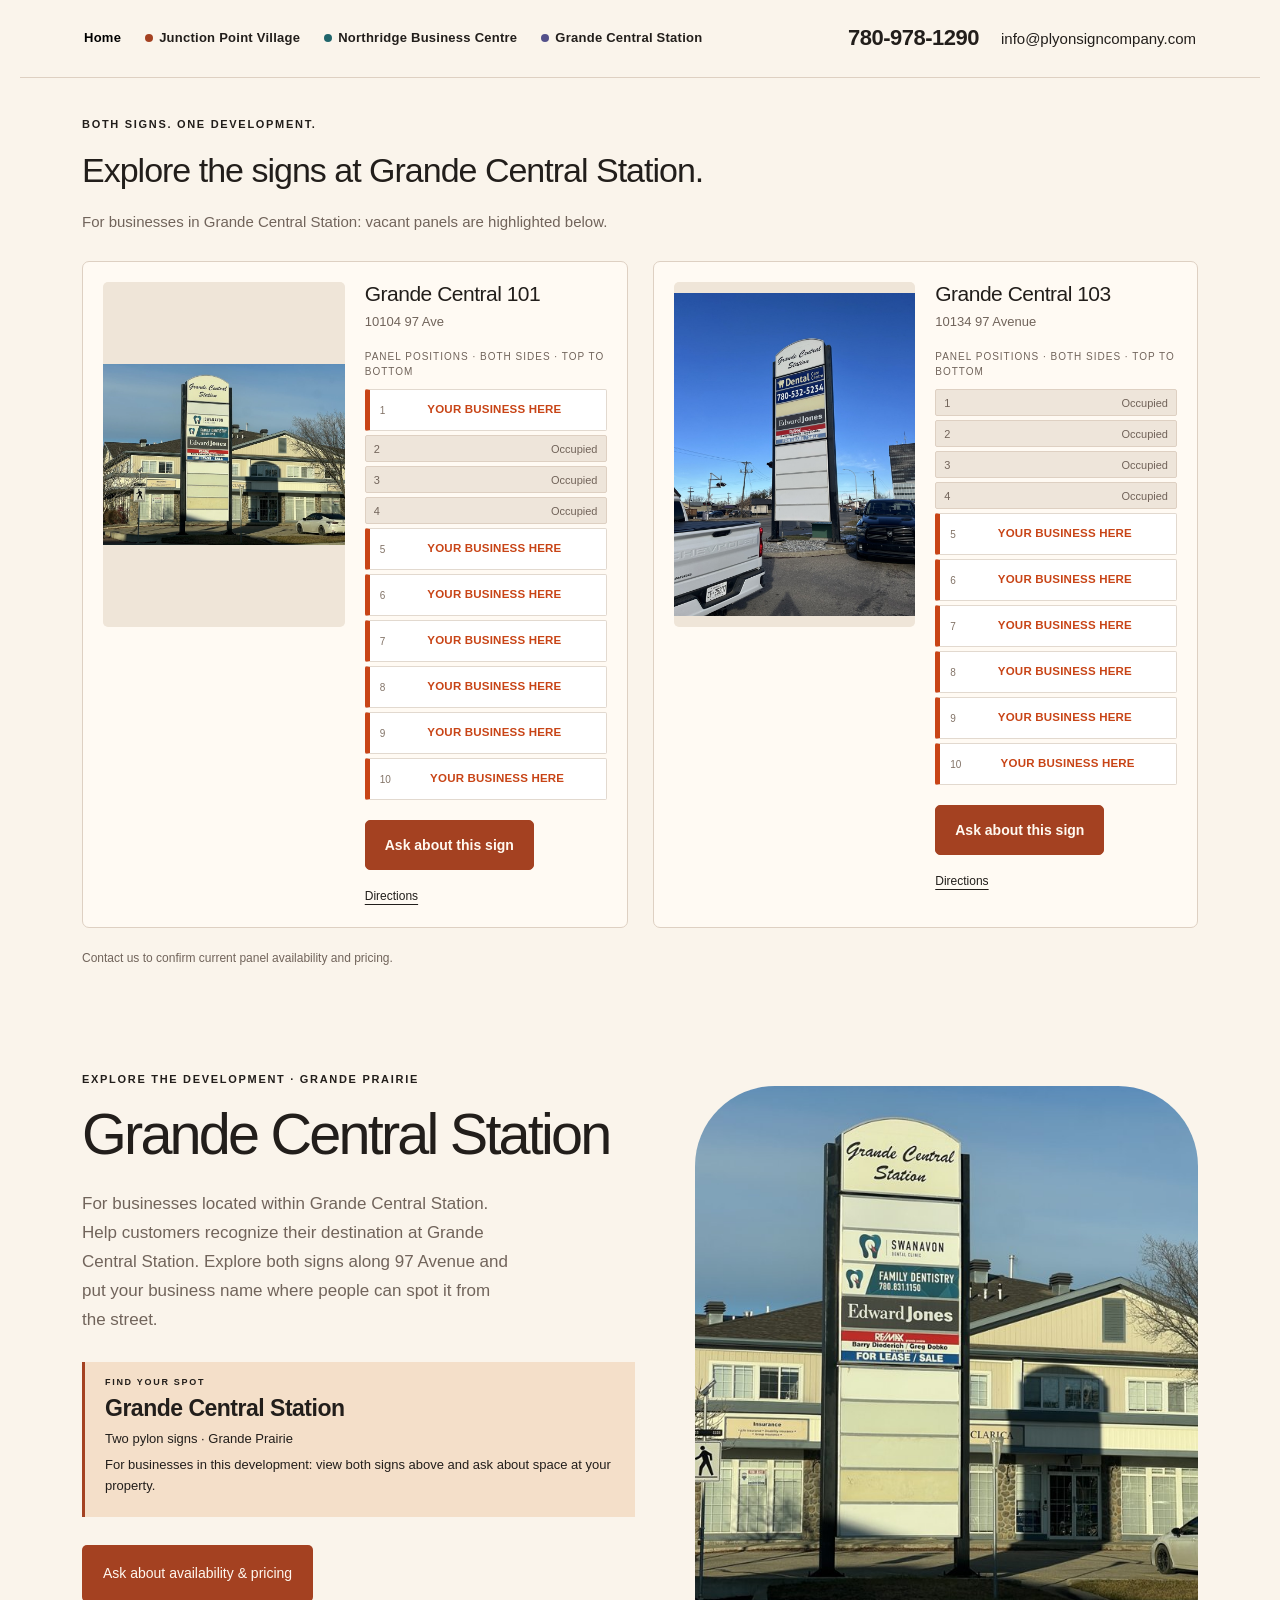
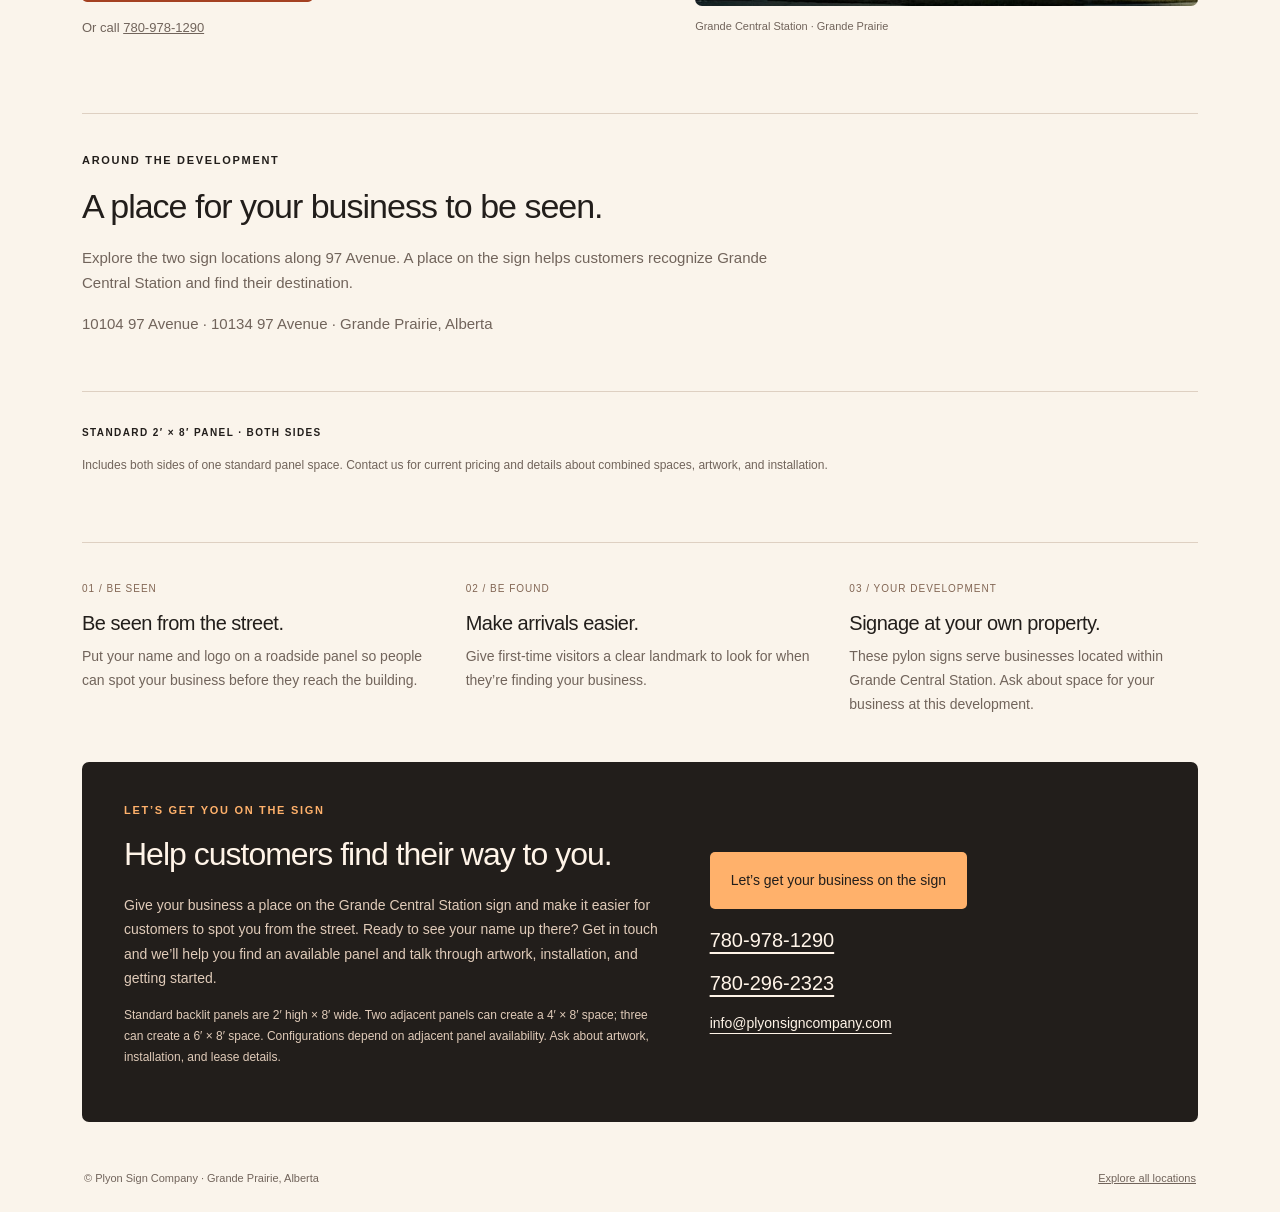
<file: grande-central-station.html>
<!doctype html><html lang="en"><head><meta charset="utf-8"><meta name="viewport" content="width=device-width,initial-scale=1"><meta name="theme-color" content="#173c31"><title>Grande Central Station | Plyon Sign Company</title><meta name="description" content="Give your business a visible place in Grande Prairie. Explore pylon sign space and ask Plyon Sign Company about availability and pricing."><link rel="canonical" href="https://plyon-sign-company.balance-valu-0896.chatgpt.site/grande-central-station"><link rel="stylesheet" href="sign-space.css"><script src="sign-data.js" defer></script><script src="developments.js" defer></script><script src="development.js" defer></script><link rel="stylesheet" href="theme-rust.css"><link rel="stylesheet" href="development.css"><link rel="stylesheet" href="layout.css"><link rel="stylesheet" href="feedback.css"><link rel="stylesheet" href="pricing.css"></head><body data-development="grande-central-station"><header class="site-header"><nav class="eyebrow development-nav" aria-label="Our developments"><a class="home-link" href="index.html">Home</a><a href="junction-point-village.html" data-development="junction"><i aria-hidden="true"></i>Junction Point Village</a><a href="northridge-business-center.html" data-development="northridge"><i aria-hidden="true"></i>Northridge Business Centre</a><a href="grande-central-station.html" data-development="central"><i aria-hidden="true"></i>Grande Central Station</a></nav><div class="header-contact"><a class="header-phone" href="tel:+17809781290">780-978-1290</a><a class="header-email" href="mailto:info@plyonsigncompany.com">info@plyonsigncompany.com</a></div></header><main><section class="development-signs" id="signs"><div class="signs-heading"><p class="eyebrow">Both signs. One development.</p><h1>Explore the signs at Grande Central Station.</h1><p>For businesses in Grande Central Station: vacant panels are highlighted below.</p></div><div id="development-sign-list" class="development-sign-list"></div><p class="fine">Contact us to confirm current panel availability and pricing.</p></section><section class="sales-hero"><div><p class="eyebrow">Explore the development · Grande Prairie</p><h2 class="development-title">Grande Central Station</h2><p class="lead">For businesses located within Grande Central Station. Help customers recognize their destination at Grande Central Station. Explore both signs along 97 Avenue and put your business name where people can spot it from the street.</p><div class="selection" id="selection" hidden><p class="eyebrow">Your selected spot</p><h2 id="selected-name"></h2><p id="selected-address"></p><p id="selected-panel"></p></div><a class="button inquiry" href="mailto:info@plyonsigncompany.com?subject=Pylon%20sign%20space%20inquiry">Ask about availability & pricing</a><p class="small">Or call <a href="tel:+17809781290">780-978-1290</a></p></div><figure><img id="sales-photo" src="signs/C101.jpg" width="800" height="1000" alt="Pylon sign at Grande Central Station in Grande Prairie"><figcaption id="photo-caption">Grande Central Station · Grande Prairie</figcaption></figure></section><section class="development-intro"><p class="eyebrow">Around the development</p><h2>A place for your business to be seen.</h2><p>Explore the two sign locations along 97 Avenue. A place on the sign helps customers recognize Grande Central Station and find their destination.</p><p class="development-addresses">10104 97 Avenue · 10134 97 Avenue · Grande Prairie, Alberta</p></section><section class="development-pricing"><div class="pricing-summary"><p class="eyebrow">Standard 2′ × 8′ panel · Both sides</p><p class="pricing-note">Includes both sides of one standard panel space. Contact us for current pricing and details about combined spaces, artwork, and installation.</p></div></section><section class="benefits" aria-label="Why choose pylon signage"><article><span>01 / BE SEEN</span><h2>Be seen from the street.</h2><p>Put your name and logo on a roadside panel so people can spot your business before they reach the building.</p></article><article><span>02 / BE FOUND</span><h2>Make arrivals easier.</h2><p>Give first-time visitors a clear landmark to look for when they’re finding your business.</p></article><article><span>03 / YOUR DEVELOPMENT</span><h2>Signage at your own property.</h2><p>These pylon signs serve businesses located within Grande Central Station. Ask about space for your business at this development.</p></article></section><section class="next"><div><p class="eyebrow">Let’s get you on the sign</p><h2>Help customers find their way to you.</h2><p>Give your business a place on the Grande Central Station sign and make it easier for customers to spot you from the street. Ready to see your name up there? Get in touch and we’ll help you find an available panel and talk through artwork, installation, and getting started.</p><p class="fine">Standard backlit panels are 2′ high × 8′ wide. Two adjacent panels can create a 4′ × 8′ space; three can create a 6′ × 8′ space. Configurations depend on adjacent panel availability. Ask about artwork, installation, and lease details.</p></div><div class="contact"><a class="button inquiry" href="mailto:info@plyonsigncompany.com?subject=Pylon%20sign%20space%20inquiry">Let’s get your business on the sign</a><a href="tel:+17809781290">780-978-1290</a><a href="tel:+17802962323">780-296-2323</a><a class="email inquiry" href="mailto:info@plyonsigncompany.com">info@plyonsigncompany.com</a></div></section><noscript><p>Call 780-978-1290 or email info@plyonsigncompany.com and include your development and panel of interest.</p></noscript></main><footer><span>© Plyon Sign Company · Grande Prairie, Alberta</span><a href="index.html#locations">Explore all locations</a></footer></body></html>
</file>
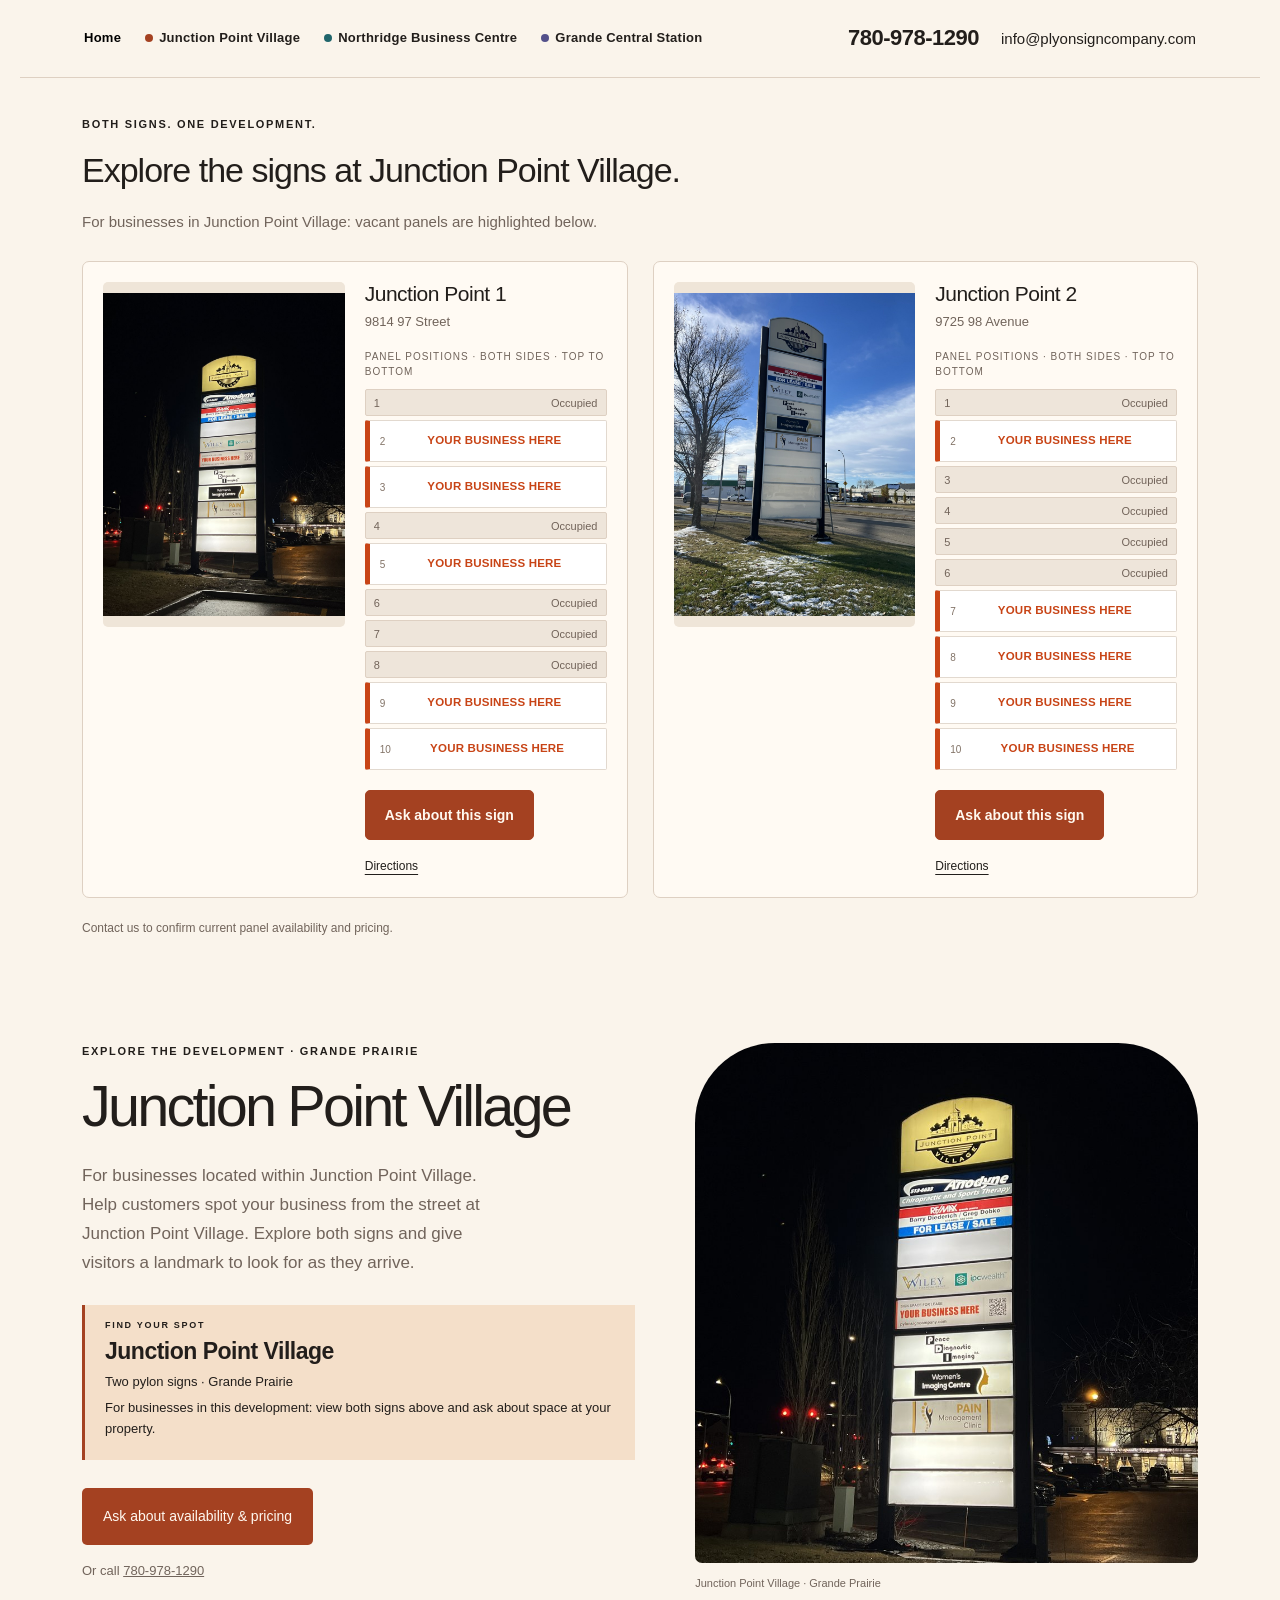
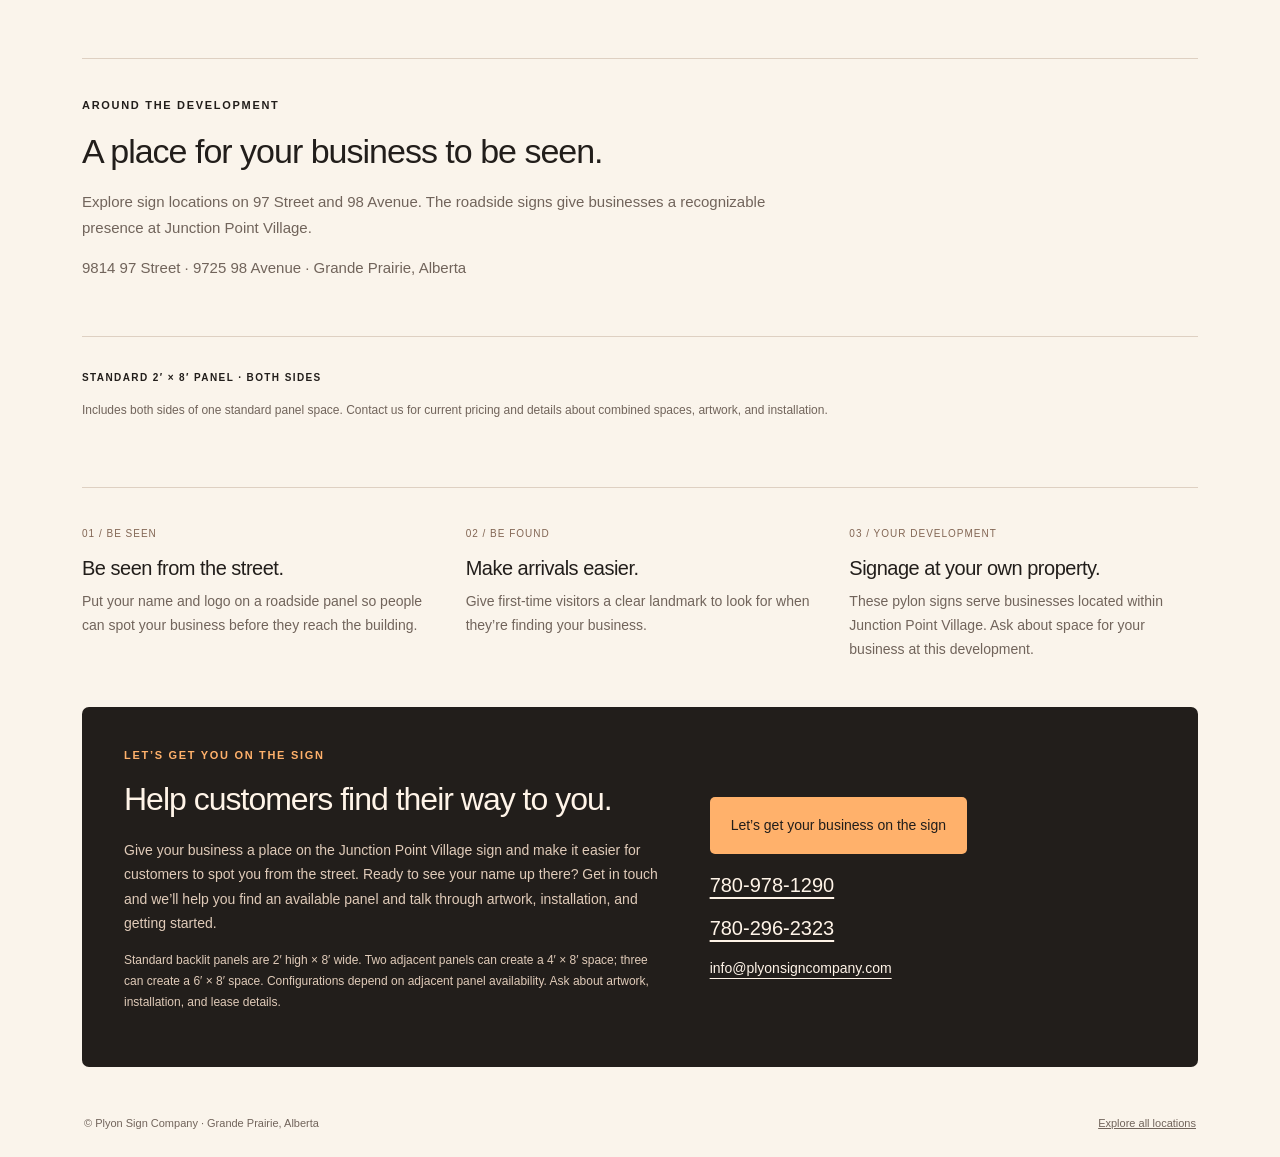
<file: junction-point-village.html>
<!doctype html><html lang="en"><head><meta charset="utf-8"><meta name="viewport" content="width=device-width,initial-scale=1"><meta name="theme-color" content="#173c31"><title>Junction Point Village | Plyon Sign Company</title><meta name="description" content="Give your business a visible place in Grande Prairie. Explore pylon sign space and ask Plyon Sign Company about availability and pricing."><link rel="canonical" href="https://plyon-sign-company.balance-valu-0896.chatgpt.site/junction-point-village"><link rel="stylesheet" href="sign-space.css"><script src="sign-data.js" defer></script><script src="developments.js" defer></script><script src="development.js" defer></script><link rel="stylesheet" href="theme-rust.css"><link rel="stylesheet" href="development.css"><link rel="stylesheet" href="layout.css"><link rel="stylesheet" href="feedback.css"><link rel="stylesheet" href="pricing.css"></head><body data-development="junction-point-village"><header class="site-header"><nav class="eyebrow development-nav" aria-label="Our developments"><a class="home-link" href="index.html">Home</a><a href="junction-point-village.html" data-development="junction"><i aria-hidden="true"></i>Junction Point Village</a><a href="northridge-business-center.html" data-development="northridge"><i aria-hidden="true"></i>Northridge Business Centre</a><a href="grande-central-station.html" data-development="central"><i aria-hidden="true"></i>Grande Central Station</a></nav><div class="header-contact"><a class="header-phone" href="tel:+17809781290">780-978-1290</a><a class="header-email" href="mailto:info@plyonsigncompany.com">info@plyonsigncompany.com</a></div></header><main><section class="development-signs" id="signs"><div class="signs-heading"><p class="eyebrow">Both signs. One development.</p><h1>Explore the signs at Junction Point Village.</h1><p>For businesses in Junction Point Village: vacant panels are highlighted below.</p></div><div id="development-sign-list" class="development-sign-list"></div><p class="fine">Contact us to confirm current panel availability and pricing.</p></section><section class="sales-hero"><div><p class="eyebrow">Explore the development · Grande Prairie</p><h2 class="development-title">Junction Point Village</h2><p class="lead">For businesses located within Junction Point Village. Help customers spot your business from the street at Junction Point Village. Explore both signs and give visitors a landmark to look for as they arrive.</p><div class="selection" id="selection" hidden><p class="eyebrow">Your selected spot</p><h2 id="selected-name"></h2><p id="selected-address"></p><p id="selected-panel"></p></div><a class="button inquiry" href="mailto:info@plyonsigncompany.com?subject=Pylon%20sign%20space%20inquiry">Ask about availability & pricing</a><p class="small">Or call <a href="tel:+17809781290">780-978-1290</a></p></div><figure><img id="sales-photo" src="signs/JP1.jpg" width="800" height="1000" alt="Pylon sign at Junction Point Village in Grande Prairie"><figcaption id="photo-caption">Junction Point Village · Grande Prairie</figcaption></figure></section><section class="development-intro"><p class="eyebrow">Around the development</p><h2>A place for your business to be seen.</h2><p>Explore sign locations on 97 Street and 98 Avenue. The roadside signs give businesses a recognizable presence at Junction Point Village.</p><p class="development-addresses">9814 97 Street · 9725 98 Avenue · Grande Prairie, Alberta</p></section><section class="development-pricing"><div class="pricing-summary"><p class="eyebrow">Standard 2′ × 8′ panel · Both sides</p><p class="pricing-note">Includes both sides of one standard panel space. Contact us for current pricing and details about combined spaces, artwork, and installation.</p></div></section><section class="benefits" aria-label="Why choose pylon signage"><article><span>01 / BE SEEN</span><h2>Be seen from the street.</h2><p>Put your name and logo on a roadside panel so people can spot your business before they reach the building.</p></article><article><span>02 / BE FOUND</span><h2>Make arrivals easier.</h2><p>Give first-time visitors a clear landmark to look for when they’re finding your business.</p></article><article><span>03 / YOUR DEVELOPMENT</span><h2>Signage at your own property.</h2><p>These pylon signs serve businesses located within Junction Point Village. Ask about space for your business at this development.</p></article></section><section class="next"><div><p class="eyebrow">Let’s get you on the sign</p><h2>Help customers find their way to you.</h2><p>Give your business a place on the Junction Point Village sign and make it easier for customers to spot you from the street. Ready to see your name up there? Get in touch and we’ll help you find an available panel and talk through artwork, installation, and getting started.</p><p class="fine">Standard backlit panels are 2′ high × 8′ wide. Two adjacent panels can create a 4′ × 8′ space; three can create a 6′ × 8′ space. Configurations depend on adjacent panel availability. Ask about artwork, installation, and lease details.</p></div><div class="contact"><a class="button inquiry" href="mailto:info@plyonsigncompany.com?subject=Pylon%20sign%20space%20inquiry">Let’s get your business on the sign</a><a href="tel:+17809781290">780-978-1290</a><a href="tel:+17802962323">780-296-2323</a><a class="email inquiry" href="mailto:info@plyonsigncompany.com">info@plyonsigncompany.com</a></div></section><noscript><p>Call 780-978-1290 or email info@plyonsigncompany.com and include your development and panel of interest.</p></noscript></main><footer><span>© Plyon Sign Company · Grande Prairie, Alberta</span><a href="index.html#locations">Explore all locations</a></footer></body></html>
</file>
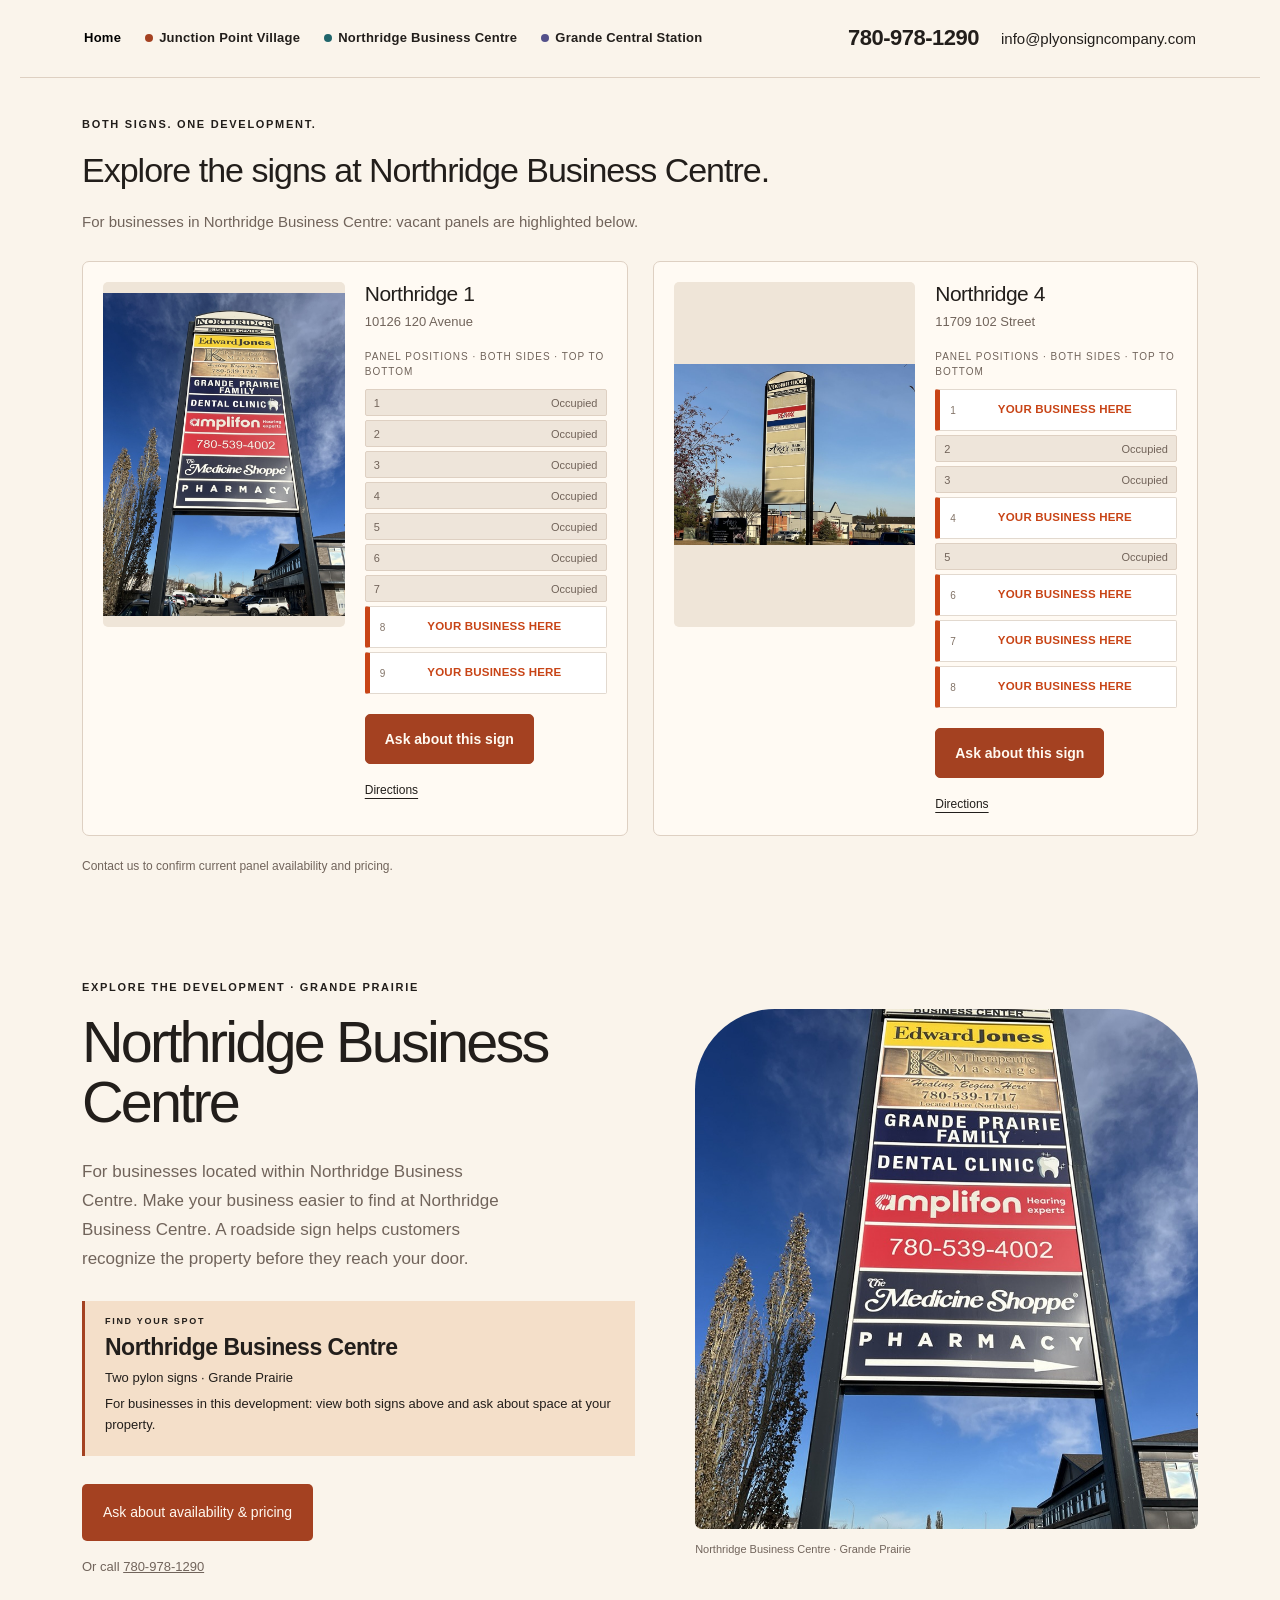
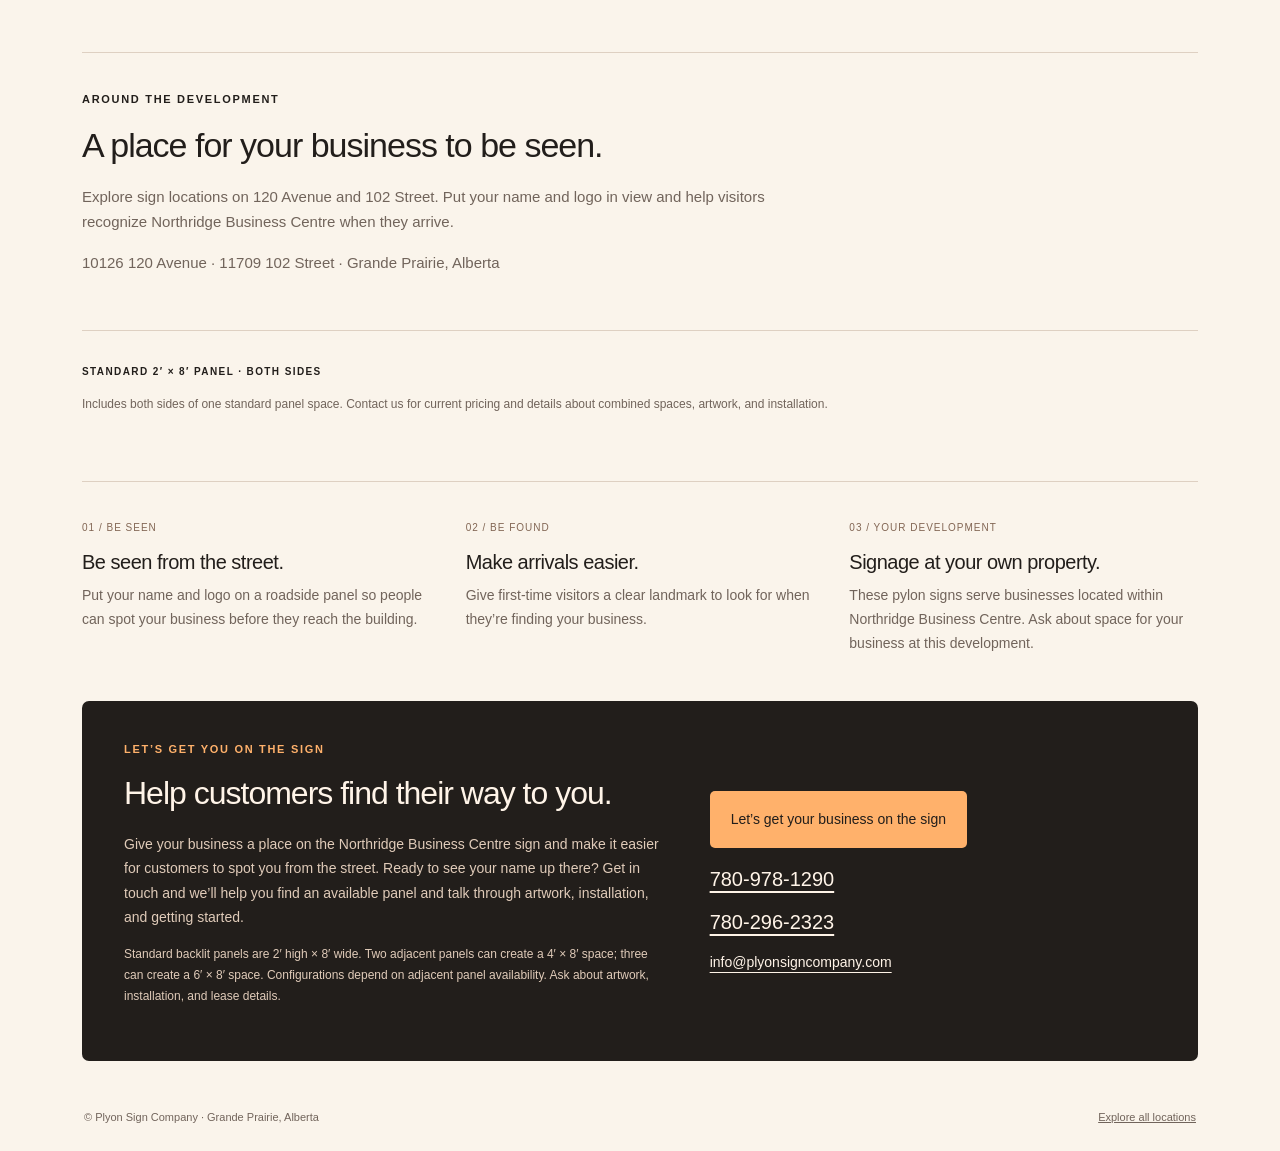
<file: northridge-business-center.html>
<!doctype html><html lang="en"><head><meta charset="utf-8"><meta name="viewport" content="width=device-width,initial-scale=1"><meta name="theme-color" content="#173c31"><title>Northridge Business Centre | Plyon Sign Company</title><meta name="description" content="Give your business a visible place in Grande Prairie. Explore pylon sign space and ask Plyon Sign Company about availability and pricing."><link rel="canonical" href="https://plyon-sign-company.balance-valu-0896.chatgpt.site/northridge-business-center"><link rel="stylesheet" href="sign-space.css"><script src="sign-data.js" defer></script><script src="developments.js" defer></script><script src="development.js" defer></script><link rel="stylesheet" href="theme-rust.css"><link rel="stylesheet" href="development.css"><link rel="stylesheet" href="layout.css"><link rel="stylesheet" href="feedback.css"><link rel="stylesheet" href="pricing.css"></head><body data-development="northridge-business-center"><header class="site-header"><nav class="eyebrow development-nav" aria-label="Our developments"><a class="home-link" href="index.html">Home</a><a href="junction-point-village.html" data-development="junction"><i aria-hidden="true"></i>Junction Point Village</a><a href="northridge-business-center.html" data-development="northridge"><i aria-hidden="true"></i>Northridge Business Centre</a><a href="grande-central-station.html" data-development="central"><i aria-hidden="true"></i>Grande Central Station</a></nav><div class="header-contact"><a class="header-phone" href="tel:+17809781290">780-978-1290</a><a class="header-email" href="mailto:info@plyonsigncompany.com">info@plyonsigncompany.com</a></div></header><main><section class="development-signs" id="signs"><div class="signs-heading"><p class="eyebrow">Both signs. One development.</p><h1>Explore the signs at Northridge Business Centre.</h1><p>For businesses in Northridge Business Centre: vacant panels are highlighted below.</p></div><div id="development-sign-list" class="development-sign-list"></div><p class="fine">Contact us to confirm current panel availability and pricing.</p></section><section class="sales-hero"><div><p class="eyebrow">Explore the development · Grande Prairie</p><h2 class="development-title">Northridge Business Centre</h2><p class="lead">For businesses located within Northridge Business Centre. Make your business easier to find at Northridge Business Centre. A roadside sign helps customers recognize the property before they reach your door.</p><div class="selection" id="selection" hidden><p class="eyebrow">Your selected spot</p><h2 id="selected-name"></h2><p id="selected-address"></p><p id="selected-panel"></p></div><a class="button inquiry" href="mailto:info@plyonsigncompany.com?subject=Pylon%20sign%20space%20inquiry">Ask about availability & pricing</a><p class="small">Or call <a href="tel:+17809781290">780-978-1290</a></p></div><figure><img id="sales-photo" src="signs/NR1-updated.jpg" width="800" height="1000" alt="Pylon sign at Northridge Business Centre in Grande Prairie"><figcaption id="photo-caption">Northridge Business Centre · Grande Prairie</figcaption></figure></section><section class="development-intro"><p class="eyebrow">Around the development</p><h2>A place for your business to be seen.</h2><p>Explore sign locations on 120 Avenue and 102 Street. Put your name and logo in view and help visitors recognize Northridge Business Centre when they arrive.</p><p class="development-addresses">10126 120 Avenue · 11709 102 Street · Grande Prairie, Alberta</p></section><section class="development-pricing"><div class="pricing-summary"><p class="eyebrow">Standard 2′ × 8′ panel · Both sides</p><p class="pricing-note">Includes both sides of one standard panel space. Contact us for current pricing and details about combined spaces, artwork, and installation.</p></div></section><section class="benefits" aria-label="Why choose pylon signage"><article><span>01 / BE SEEN</span><h2>Be seen from the street.</h2><p>Put your name and logo on a roadside panel so people can spot your business before they reach the building.</p></article><article><span>02 / BE FOUND</span><h2>Make arrivals easier.</h2><p>Give first-time visitors a clear landmark to look for when they’re finding your business.</p></article><article><span>03 / YOUR DEVELOPMENT</span><h2>Signage at your own property.</h2><p>These pylon signs serve businesses located within Northridge Business Centre. Ask about space for your business at this development.</p></article></section><section class="next"><div><p class="eyebrow">Let’s get you on the sign</p><h2>Help customers find their way to you.</h2><p>Give your business a place on the Northridge Business Centre sign and make it easier for customers to spot you from the street. Ready to see your name up there? Get in touch and we’ll help you find an available panel and talk through artwork, installation, and getting started.</p><p class="fine">Standard backlit panels are 2′ high × 8′ wide. Two adjacent panels can create a 4′ × 8′ space; three can create a 6′ × 8′ space. Configurations depend on adjacent panel availability. Ask about artwork, installation, and lease details.</p></div><div class="contact"><a class="button inquiry" href="mailto:info@plyonsigncompany.com?subject=Pylon%20sign%20space%20inquiry">Let’s get your business on the sign</a><a href="tel:+17809781290">780-978-1290</a><a href="tel:+17802962323">780-296-2323</a><a class="email inquiry" href="mailto:info@plyonsigncompany.com">info@plyonsigncompany.com</a></div></section><noscript><p>Call 780-978-1290 or email info@plyonsigncompany.com and include your development and panel of interest.</p></noscript></main><footer><span>© Plyon Sign Company · Grande Prairie, Alberta</span><a href="index.html#locations">Explore all locations</a></footer></body></html>
</file>
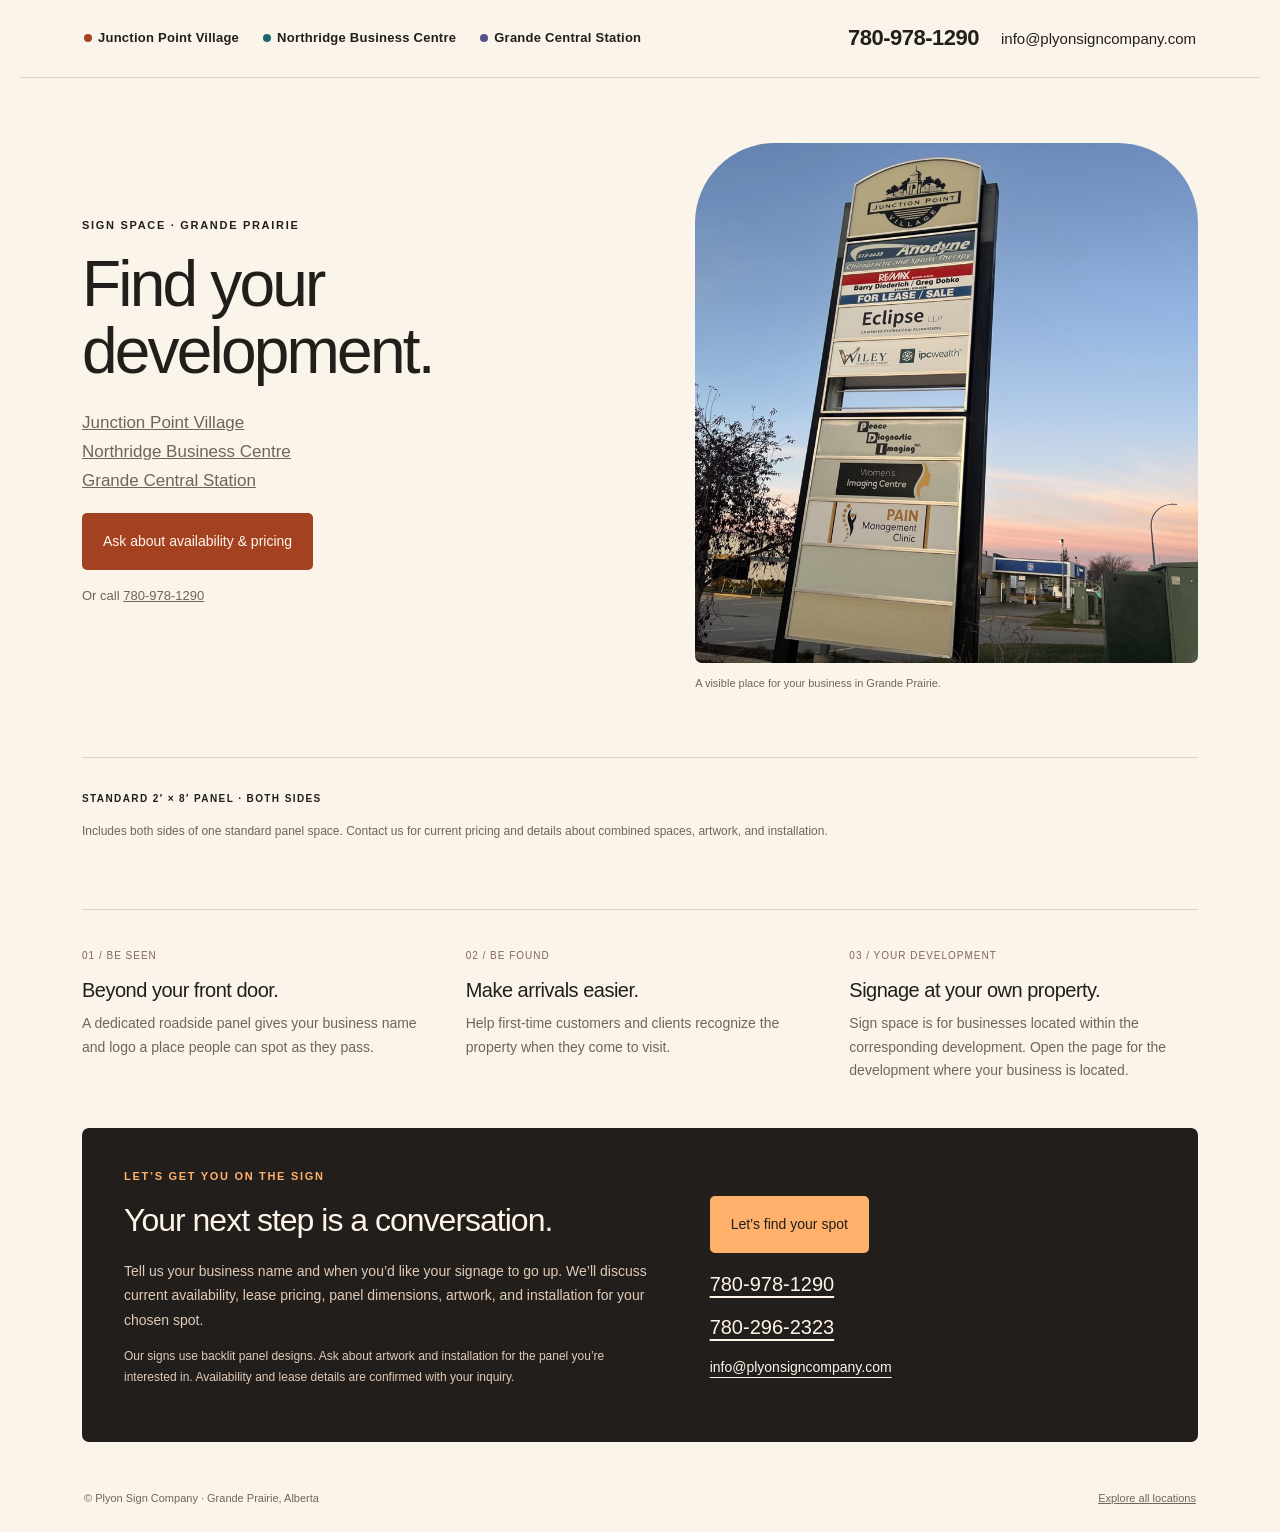
<file: sign-space.html>
<!doctype html><html lang="en"><head><meta charset="utf-8"><meta name="viewport" content="width=device-width,initial-scale=1"><meta name="theme-color" content="#173c31"><title>Find your sign space | Plyon Sign Company</title><meta name="robots" content="noindex"><meta name="description" content="Give your business a visible place in Grande Prairie. Explore pylon sign space and ask Plyon Sign Company about availability and pricing."><link rel="canonical" href="https://plyon-sign-company.balance-valu-0896.chatgpt.site/sign-space.html"><link rel="stylesheet" href="sign-space.css"><script src="sign-data.js" defer></script><script src="sign-space.js" defer></script><link rel="stylesheet" href="theme-rust.css"><link rel="stylesheet" href="layout.css"><link rel="stylesheet" href="feedback.css"><link rel="stylesheet" href="pricing.css"></head><body><header class="site-header"><nav class="eyebrow development-nav" aria-label="Our developments"><a href="junction-point-village.html" data-development="junction"><i aria-hidden="true"></i>Junction Point Village</a><a href="northridge-business-center.html" data-development="northridge"><i aria-hidden="true"></i>Northridge Business Centre</a><a href="grande-central-station.html" data-development="central"><i aria-hidden="true"></i>Grande Central Station</a></nav><div class="header-contact"><a class="header-phone" href="tel:+17809781290">780-978-1290</a><a class="header-email" href="mailto:info@plyonsigncompany.com">info@plyonsigncompany.com</a></div></header><main><section class="sales-hero"><div><p class="eyebrow">Sign space · Grande Prairie</p><h1>Find your development.</h1><p class="lead"><a href="junction-point-village.html">Junction Point Village</a><br><a href="northridge-business-center.html">Northridge Business Centre</a><br><a href="grande-central-station.html">Grande Central Station</a></p><div class="selection" id="selection" hidden><p class="eyebrow">Your selected spot</p><h2 id="selected-name"></h2><p id="selected-address"></p><p id="selected-panel"></p></div><a class="button inquiry" href="mailto:info@plyonsigncompany.com?subject=Pylon%20sign%20space%20inquiry">Ask about availability & pricing</a><p class="small">Or call <a href="tel:+17809781290">780-978-1290</a></p></div><figure><img id="sales-photo" src="sign.jpg" width="800" height="1000" alt="Pylon sign at Junction Point Village in Grande Prairie"><figcaption id="photo-caption">A visible place for your business in Grande Prairie.</figcaption></figure></section><section class="development-pricing"><div class="pricing-summary"><p class="eyebrow">Standard 2′ × 8′ panel · Both sides</p><p class="pricing-note">Includes both sides of one standard panel space. Contact us for current pricing and details about combined spaces, artwork, and installation.</p></div></section><section class="benefits" aria-label="Why choose pylon signage"><article><span>01 / BE SEEN</span><h2>Beyond your front door.</h2><p>A dedicated roadside panel gives your business name and logo a place people can spot as they pass.</p></article><article><span>02 / BE FOUND</span><h2>Make arrivals easier.</h2><p>Help first-time customers and clients recognize the property when they come to visit.</p></article><article><span>03 / YOUR DEVELOPMENT</span><h2>Signage at your own property.</h2><p>Sign space is for businesses located within the corresponding development. Open the page for the development where your business is located.</p></article></section><section class="next"><div><p class="eyebrow">Let’s get you on the sign</p><h2>Your next step is a conversation.</h2><p>Tell us your business name and when you’d like your signage to go up. We’ll discuss current availability, lease pricing, panel dimensions, artwork, and installation for your chosen spot.</p><p class="fine">Our signs use backlit panel designs. Ask about artwork and installation for the panel you’re interested in. Availability and lease details are confirmed with your inquiry.</p></div><div class="contact"><a class="button inquiry" href="mailto:info@plyonsigncompany.com?subject=Pylon%20sign%20space%20inquiry">Let’s find your spot</a><a href="tel:+17809781290">780-978-1290</a><a href="tel:+17802962323">780-296-2323</a><a class="email inquiry" href="mailto:info@plyonsigncompany.com">info@plyonsigncompany.com</a></div></section><noscript><p>Call 780-978-1290 or email info@plyonsigncompany.com and include your development and panel of interest.</p></noscript></main><footer><span>© Plyon Sign Company · Grande Prairie, Alberta</span><a href="index.html#locations">Explore all locations</a></footer></body></html>
</file>
<file: sign-space.css>
:root{--ink:#173c31;--paper:#f8f6ef;--muted:#626d65;--line:#d9ddd2}*{box-sizing:border-box}body{margin:0;background:var(--paper);color:var(--ink);font-family:Arial,Helvetica,sans-serif}a{color:inherit}header,main,footer{max-width:1240px;margin:auto}header{padding:28px 5%;display:flex;justify-content:space-between;align-items:center;gap:20px;border-bottom:1px solid var(--line)}header a{text-decoration:none;font-size:13px}.brand{font-weight:700;font-size:19px;letter-spacing:-.5px}.sales-hero{padding:65px 5%;display:grid;grid-template-columns:1.1fr 1fr;gap:60px;align-items:center}.eyebrow{font-size:11px;text-transform:uppercase;letter-spacing:1.7px;font-weight:700;margin:0 0 20px}h1{font-size:clamp(43px,5vw,66px);font-weight:500;letter-spacing:-2.8px;line-height:1.04;margin:0 0 25px}h1 em{font-family:Georgia,serif;font-weight:400}.lead{color:var(--muted);font-size:17px;line-height:1.7;max-width:430px}.selection{border-left:3px solid #91aa58;padding:15px 20px;background:#ebefdf;margin:28px 0}.selection .eyebrow{margin:0 0 10px;font-size:9px}.selection h2{font-size:23px;letter-spacing:-.5px;margin:0 0 7px}.selection p:not(.eyebrow){font-size:13px;line-height:1.6;margin:5px 0}.button{background:var(--ink);color:white;text-decoration:none;padding:18px 21px;display:inline-block;border-radius:5px;font-size:14px;line-height:1.5}.button:hover{background:#2b5745}.small{color:var(--muted);font-size:13px;margin-top:18px}figure{margin:0;position:relative}figure img{width:100%;height:520px;object-fit:cover;border-radius:80px 80px 7px 7px;display:block}figcaption{font-size:11px;color:var(--muted);line-height:1.6;margin-top:12px}.benefits{margin:0 5%;border-top:1px solid var(--line);padding:35px 0 45px;display:grid;grid-template-columns:repeat(3,1fr);gap:35px}.benefits span{font-size:10px;letter-spacing:1px;color:#72816c}.benefits h2{font-size:20px;font-weight:500;letter-spacing:-.5px;margin:16px 0 10px}.benefits p{font-size:14px;line-height:1.7;color:var(--muted);margin:0}.next{margin:0 5% 50px;background:var(--ink);color:var(--paper);padding:42px;border-radius:7px;display:grid;grid-template-columns:1.2fr 1fr;gap:50px;align-items:center}.next h2{font-weight:500;font-size:32px;letter-spacing:-1px;line-height:1.15;margin:0 0 20px}.next p:not(.eyebrow){font-size:14px;line-height:1.75;color:#d3ddd4}.next p.fine{font-size:12px}.next .eyebrow{color:#d7ec97}.contact{display:flex;flex-direction:column;align-items:flex-start;gap:20px}.contact .button{background:#d7ec97;color:var(--ink)}.contact>a:not(.button){text-underline-offset:5px;font-size:20px}.contact>a.email{font-size:14px;overflow-wrap:anywhere}footer{padding:0 5% 28px;font-size:11px;color:var(--muted);display:flex;justify-content:space-between;gap:20px}a:focus-visible{outline:3px solid #91aa58;outline-offset:4px}[hidden]{display:none!important}@media(max-width:720px){header{padding:23px 6%}.brand{font-size:16px}header>a:last-child{font-size:11px}.sales-hero{padding:40px 6%;grid-template-columns:1fr;gap:30px}h1{font-size:49px;letter-spacing:-2.4px}.lead{font-size:16px}figure img{height:360px;border-radius:55px 55px 7px 7px}.benefits{margin:0 6%;grid-template-columns:1fr;gap:27px}.next{margin:0 6% 35px;padding:28px 24px;grid-template-columns:1fr;gap:20px}.next h2{font-size:30px}footer{padding:0 6% 24px;flex-direction:column}.button{font-size:13px}}
</file>
<file: theme-rust.css>
/* Reversible palette overlay. Remove this stylesheet link from index.html and
   sign-space.html to restore the original green palette; base styles are intact. */
:root{--ink:#221e1b;--paper:#faf4eb;--muted:#71645b;--line:#ded0c2;--lime:#ffb16b;--rust:#a44121;--orange:#f18a3b}
body{background:var(--paper);color:var(--ink)}
h1 em{color:var(--rust)}
.mark i{background:var(--rust)}
.eyebrow:before{background:var(--orange)}
.button{background:var(--rust);color:#fff8f0}
.button:hover{background:#823218}
.number,.stack-label,.benefits span{color:#826654}
.scene{background:#ead8c2}
.property-grid article{background:#f0e5d7}
.sign-detail{background:#fffbf5}
.sign-choice[aria-pressed=true],.sign-choice:hover{background:#f5dfca}
.panel-slot{background:#eee5da;color:#716359;border-color:#dfd1c1}
.panel-slot.vacant{background:#ffb16b;color:#221e1b;border-color:#bc6831}
a.panel-slot:hover{background:#f69a4e}
.full-message{background:#eee5da}
.pin-label{background:#2a2420;color:#fff8f0;border-color:#fff8f0}
.pin-full .pin-label{background:#786b60}
.sign-pin.selected .pin-label{background:#ffb16b;color:#221e1b;border-color:#79331d}
.pin-leader path{stroke:#79331d}
.pin-dot{background:#79331d;border-color:#fff8f0}
#sign-map{background:#eadfce}
#sign-map .leaflet-control button{color:#221e1b!important;border-color:#cfb6a1!important;background:#fffaf2!important}
.selection{background:#f4dfc9;border-left-color:var(--rust)}
.contact:not(.next .contact),.next{background:#221e1b;color:#fff4e8}
.contact .eyebrow,.next .eyebrow{color:#ffb16b}
.contact p,.next p:not(.eyebrow){color:#e0cbb9}
.contact small{color:#d9bea7}
.contact-box{border-color:#806b5b}
.contact-box a:hover{color:#ffb16b}
.next .contact{background:transparent}
.next .contact .button{background:#ffb16b;color:#221e1b}
.next .contact .button:hover{background:#f69a4e}
a:focus-visible,.sign-detail button:focus-visible,.sign-choice:focus-visible,.sign-pin:focus-visible .pin-label,a.panel-slot:focus-visible{outline-color:#a44121}
</file>
<file: development.css>
.development-links h3{font-size:20px;line-height:1.4}.development-links h3 a{text-decoration:none;display:block}.development-links h3 a:hover{text-decoration:underline;text-underline-offset:5px}.development-links h3 a span{margin-left:6px;color:var(--rust,#173c31)}.development-intro,.development-signs{margin:0 5%;padding:40px 0;border-top:1px solid var(--line)}.development-intro h2,.signs-heading h1{font-size:34px;font-weight:500;letter-spacing:-1px;line-height:1.2;margin:0 0 18px}.development-intro>p:not(.eyebrow),.signs-heading>p:not(.eyebrow){font-size:15px;line-height:1.7;color:var(--muted);max-width:700px}.development-intro .development-addresses{font-size:13px}.development-sign-list{display:grid;grid-template-columns:1fr 1fr;gap:25px;margin-top:27px}.development-sign{display:grid;grid-template-columns:1fr 1fr;gap:20px;background:#fffaf3;border:1px solid var(--line);border-radius:7px;overflow:hidden;padding:20px}.development-photo{width:100%;height:345px;object-fit:cover;border-radius:5px}.development-sign h2{font-size:21px;letter-spacing:-.5px;font-weight:500;margin:0 0 8px}.sign-address{font-size:13px;color:var(--muted);margin:0 0 20px}.development-sign .panel-stack{display:grid;gap:4px}.development-sign .panel-slot{display:flex;align-items:center;justify-content:space-between;font:11px Arial;border:1px solid var(--line);padding:6px 8px;min-height:27px;background:#eee5da;color:#716359;border-radius:2px}.development-sign .panel-slot.vacant{background:var(--lime,#d7ec97);border-color:#bc6831;color:var(--ink);cursor:pointer}.development-sign .panel-slot[aria-pressed=true]{outline:2px solid var(--rust,#173c31)}.development-sign .stack-label{font-size:10px;text-transform:uppercase;letter-spacing:1px;color:var(--muted);line-height:1.5}.sign-inquiry,.sign-directions{display:inline-block;font-size:12px;margin:17px 12px 0 0;text-underline-offset:4px;line-height:1.6}.development-signs>.fine{font-size:12px;color:var(--muted);line-height:1.7;margin:20px 0 0}body[data-development] .sales-hero .development-title{font-size:clamp(43px,4.5vw,62px)}body[data-development] .selection .eyebrow{margin-bottom:8px}@media(max-width:1000px){.development-sign{grid-template-columns:1fr}.development-photo{height:290px}}@media(max-width:720px){.development-intro,.development-signs{margin:0 6%;padding:32px 0}.development-sign-list{grid-template-columns:1fr}.development-sign{grid-template-columns:1fr 1fr;padding:18px;gap:15px}.development-photo{height:330px}.development-intro h2,.signs-heading h1{font-size:29px}body[data-development] .sales-hero .development-title{font-size:47px;letter-spacing:-2px}.development-sign h2{font-size:19px}}@media(max-width:380px){.development-sign{grid-template-columns:1fr}.development-photo{height:300px}}
.development-photo{object-fit:contain;background:#efe5d8}.development-sign-content .fine{font-size:12px;line-height:1.6;color:var(--muted)}

body[data-development] .sales-hero .development-title{font-weight:500;letter-spacing:-2.8px;line-height:1.04;margin:0 0 25px}body[data-development] .development-signs:first-child{border-top:0}.development-nav .home-link{color:#000;font-weight:700}.development-nav .home-link:hover{color:#000}
</file>
<file: layout.css>
.development-nav{display:flex;flex-wrap:wrap;gap:8px 15px;align-items:center;line-height:1.6;font-size:10px;letter-spacing:1px;margin-bottom:25px}.development-nav:before{display:none}.development-nav a{display:inline-flex;align-items:center;gap:6px;text-decoration:none;text-underline-offset:4px}.development-nav a:hover{text-decoration:underline}.development-nav i{width:6px;height:6px;flex-shrink:0;border-radius:50%;background:var(--development-color,var(--rust))}.hero{padding-bottom:45px}.locations{margin-bottom:45px}.locations .map-help{margin-bottom:0}.selling{padding-top:40px}.property-stories{margin-top:0;margin-bottom:45px}.property-stories .panel-pitch{margin-bottom:0}@media(max-width:720px){.development-nav{gap:9px 14px;font-size:10px;letter-spacing:.8px}.hero{padding-bottom:30px}.locations{margin-bottom:30px}}
</file>
<file: feedback.css>
.property-card{display:block;height:100%;color:inherit;text-decoration:none;transition:background .15s,box-shadow .15s}.property-card>div{padding:24px}.property-card h3{display:flex;justify-content:space-between;align-items:baseline;gap:10px;font-size:21px}.property-card h3 span{color:var(--rust,#a44121);font-size:21px}.property-card:hover{background:#e9d8c4;box-shadow:inset 0 0 0 2px #a44121}.property-card:focus-visible{outline:3px solid #a44121;outline-offset:-3px}.property-card p{margin-bottom:0}.group-junction,[data-development=junction]{--development-color:#a44121}.group-northridge,[data-development=northridge]{--development-color:#20656b}.group-central,[data-development=central]{--development-color:#53508a}.sign-pin .pin-label,.sign-pin.pin-full .pin-label,.sign-pin.selected .pin-label{background:var(--development-color);color:#fffaf4;border-color:#fffaf4}.sign-pin.selected .pin-label{box-shadow:0 0 0 3px #221e1b,0 3px 8px #0003}.sign-pin .pin-leader path{stroke:var(--development-color)}.sign-pin .pin-dot{background:var(--development-color)}.sign-choice{border-left:5px solid var(--development-color)}.sign-choice[aria-pressed=true]{box-shadow:inset 0 0 0 1px var(--development-color)}.development-legend{display:flex;flex-wrap:wrap;gap:9px 18px;padding-top:15px;font-size:11px;line-height:1.6;color:var(--muted)}.development-legend span{display:inline-flex;align-items:center;gap:7px}.development-legend i{display:inline-block;width:10px;height:10px;border-radius:50%;background:var(--development-color);flex-shrink:0}@media(max-width:850px){.property-card>div{padding:17px}.property-card h3{font-size:18px}}@media(max-width:600px){.property-card>div{padding:24px}.property-card h3{font-size:22px}}@media(prefers-reduced-motion:reduce){.property-card{transition:none}}
</file>
<file: pricing.css>
header.site-header{display:flex;align-items:center;justify-content:space-between;gap:25px;padding:23px 5%}header.site-header .development-nav{margin:0;flex:1;font-family:Arial,Helvetica,sans-serif;font-size:13px;letter-spacing:.25px;font-weight:700;gap:13px 24px;text-transform:none}header.site-header .development-nav a{padding:5px 0;white-space:normal}header.site-header .development-nav i{width:8px;height:8px}header.site-header .header-phone{font-size:22px;font-weight:700;white-space:nowrap;text-decoration:none;letter-spacing:-.5px;color:var(--ink)}header.site-header .header-phone:hover{text-decoration:underline;text-underline-offset:5px}.panel-details{margin:0 5% 45px;padding:30px;display:flex;gap:30px;align-items:center;border:1px solid var(--line);border-radius:7px}.panel-details>div{flex:1}.panel-details h3{font-size:25px;font-weight:500;letter-spacing:-.7px;margin:0 0 18px}.panel-details>div>p{font-size:14px;line-height:1.75;color:var(--muted);max-width:760px}.panel-details .button{flex-shrink:0}.pricing-summary{margin-top:25px}.pricing-summary .eyebrow{font-size:10px;margin:0 0 14px;letter-spacing:1.4px}.pricing-summary .eyebrow:before{display:none}.rate-options{display:flex;flex-wrap:wrap;gap:22px 45px}.rate-options p{display:flex;flex-direction:column;gap:8px;margin:0}.rate-options strong{font-size:32px;letter-spacing:-1px;color:var(--rust,#173c31);font-weight:500}.rate-options strong span{font-size:15px;letter-spacing:0}.rate-options p>span{font-size:13px;color:var(--muted)}.pricing-note{font-size:12px!important;line-height:1.7;color:var(--muted);margin-top:17px}.panel-slot.vacant,.development-sign .panel-slot.vacant{cursor:default;gap:8px}.panel-rate{text-align:right;display:flex;flex-direction:column;gap:3px}.panel-rate strong{font-size:10px;font-weight:500;line-height:1.5}.panel-rate small{font-size:9px;line-height:1.5}.panel-stack .panel-slot.vacant{min-height:42px}.development-pricing{margin:0 5% 35px;border-top:1px solid var(--line);padding:10px 0 20px}.development-pricing .pricing-summary{margin-top:25px}.development-sign .panel-slot.vacant{padding:7px 8px}@media(max-width:1000px){header.site-header{align-items:flex-start}header.site-header .development-nav{gap:6px 20px}header.site-header .header-phone{font-size:21px;padding-top:4px}.panel-details{flex-direction:column;align-items:flex-start}}@media(max-width:600px){header.site-header{padding:19px 6%;flex-direction:column;gap:13px}header.site-header .development-nav{gap:5px 15px;font-size:13px;line-height:1.6}header.site-header .header-phone{font-size:23px}.panel-details{margin:0 6% 30px;padding:24px}.panel-details h3{font-size:24px}.rate-options{gap:20px 28px}.rate-options strong{font-size:29px}.development-pricing{margin:0 6% 30px}.panel-rate strong{font-size:10px}.panel-rate small{font-size:9px}}

header.site-header .header-contact{display:flex;align-items:center;justify-content:flex-end;flex-wrap:wrap;gap:10px 22px}header.site-header .header-email{font-size:15px;font-weight:500;white-space:nowrap;text-decoration:none;color:var(--ink)}header.site-header .header-email:hover{text-decoration:underline;text-underline-offset:5px}@media(max-width:1200px) and (min-width:601px){header.site-header .header-contact{flex-direction:column;align-items:flex-end;gap:8px}}@media(max-width:600px){header.site-header .header-contact{justify-content:flex-start;gap:9px 18px}header.site-header .header-email{font-size:14px}}

.sign-detail .detail-footer{display:flex;flex-wrap:wrap;align-items:center;gap:16px;margin-top:24px}.sign-detail .detail-footer .sign-inquiry,.development-sign .sign-inquiry{display:inline-flex;justify-content:center;align-items:center;background:#a44121;color:#fff9f0;border:1px solid #a44121;border-radius:5px;padding:13px 19px;font-size:14px;font-weight:600;text-decoration:none;margin:0;min-height:46px}.sign-detail .detail-footer .sign-inquiry:hover,.development-sign .sign-inquiry:hover{background:#813018;border-color:#813018}.sign-inquiry:focus-visible{outline:3px solid #20656b;outline-offset:4px}.development-sign .sign-inquiry{margin:20px 12px 0 0}

#contact .contact-box .phone,#contact .contact-box .email{font-size:15px;line-height:1.6;font-weight:400;letter-spacing:normal}#contact .contact-box .phone{margin-bottom:12px}

.sign-detail .panel-slot.vacant,.development-sign .panel-slot.vacant{background:#fff;color:#c84416;border:1px solid #e2d9cf;border-left:5px solid #c84416;min-height:42px;padding:9px 10px;gap:8px;border-radius:2px;cursor:default}.panel-slot.vacant>span:first-child{font-size:10px;color:#827367;flex-shrink:0}.panel-slot.vacant .panel-rate{flex:1;text-align:center;align-items:center;min-width:0}.panel-slot.vacant .panel-rate strong{font-family:"Arial Narrow",Arial,Helvetica,sans-serif;font-size:clamp(11px,1vw,15px);font-weight:800;letter-spacing:.2px;line-height:1.15;color:#c84416}.development-sign .panel-slot.vacant .panel-rate strong{font-size:clamp(11px,.9vw,14px)}

.sign-detail .sign-photo{object-fit:contain;background:#efe5d8}
</file>
